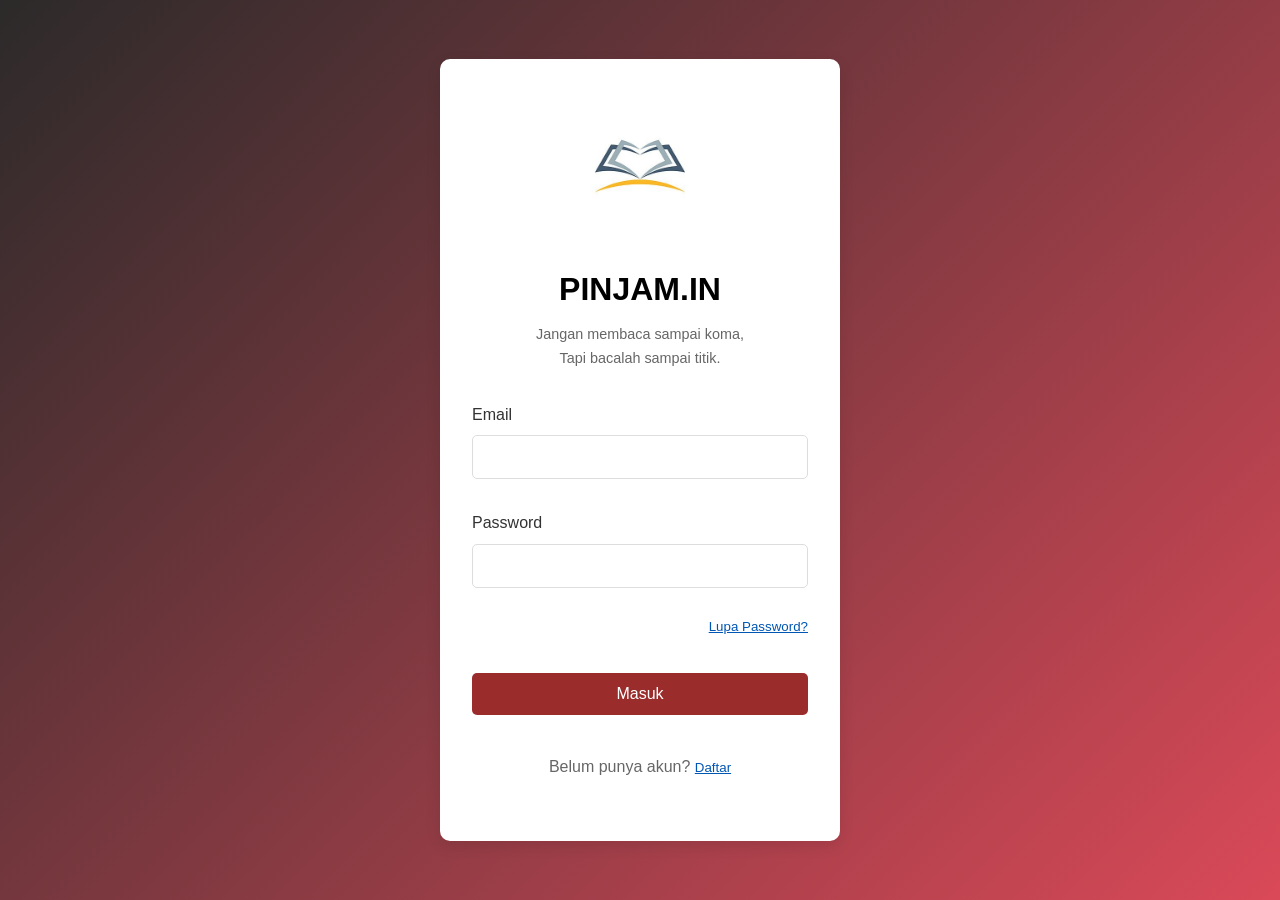
<file: tugaskelompok/index.html>
<!DOCTYPE html>
<html lang="id">
<head>
    <meta charset="UTF-8">
    <meta name="viewport" content="width=device-width, initial-scale=1.0">
    <title>Login - PINJAM.IN</title>
    <link rel="stylesheet" href="css/style.css">
</head>
<body>
    <div class="login-container">
        <div class="login-form">
            <div class="logo-section">
                <img src="assets/d50a5fbb0302caf4c2e7ba1ae3d7b993.jpg" alt="Logo UT" class="logo">
                <h1>PINJAM.IN</h1>
                <p>Jangan membaca sampai koma,</p> 
                <p>   Tapi bacalah sampai titik.</p>
            </div>
            
            <form id="loginForm">
                <div class="form-group">
                    <label for="email">Email</label>
                    <input type="email" id="email" name="email" required>
                </div>
                
                <div class="form-group">
                    <label for="password">Password</label>
                    <input type="password" id="password" name="password" required>
                </div>
                
                <div class="form-options">
                    <button type="button" id="forgotPasswordBtn" class="link-btn">Lupa Password?</button>
                </div>
                
                <button type="submit" class="btn-primary">Masuk</button>
                
                <div class="register-section">
                    <p>Belum punya akun? <button type="button" id="registerBtn" class="link-btn">Daftar</button></p>
                </div>
            </form>
        </div>
    </div>

    <!-- Modal Lupa Password -->
    <div id="forgotPasswordModal" class="modal">
        <div class="modal-content">
            <span class="close">&times;</span>
            <h2>Lupa Password</h2>
            <form id="forgotPasswordForm">
                <div class="form-group">
                    <label for="resetEmail">Email</label>
                    <input type="email" id="resetEmail" name="resetEmail" required>
                </div>
                <button type="submit" class="btn-primary">Kirim Link Reset</button>
            </form>
        </div>
    </div>

    <!-- Modal Daftar -->
    <div id="registerModal" class="modal">
        <div class="modal-content">
            <span class="close">&times;</span>
            <h2>Daftar Akun Baru</h2>
            <form id="registerForm">
                <div class="form-group">
                    <label for="regName">Nama Lengkap</label>
                    <input type="text" id="regName" name="regName" required>
                </div>
                <div class="form-group">
                    <label for="regEmail">Email</label>
                    <input type="email" id="regEmail" name="regEmail" required>
                </div>
                <div class="form-group">
                    <label for="regPassword">Password</label>
                    <input type="password" id="regPassword" name="regPassword" required>
                </div>
                <div class="form-group">
                    <label for="regConfirmPassword">Konfirmasi Password</label>
                    <input type="password" id="regConfirmPassword" name="regConfirmPassword" required>
                </div>
                <button type="submit" class="btn-primary">Daftar</button>
            </form>
        </div>
    </div>

    <script src="js/script.js"></script>
</body>
</html>
</file>
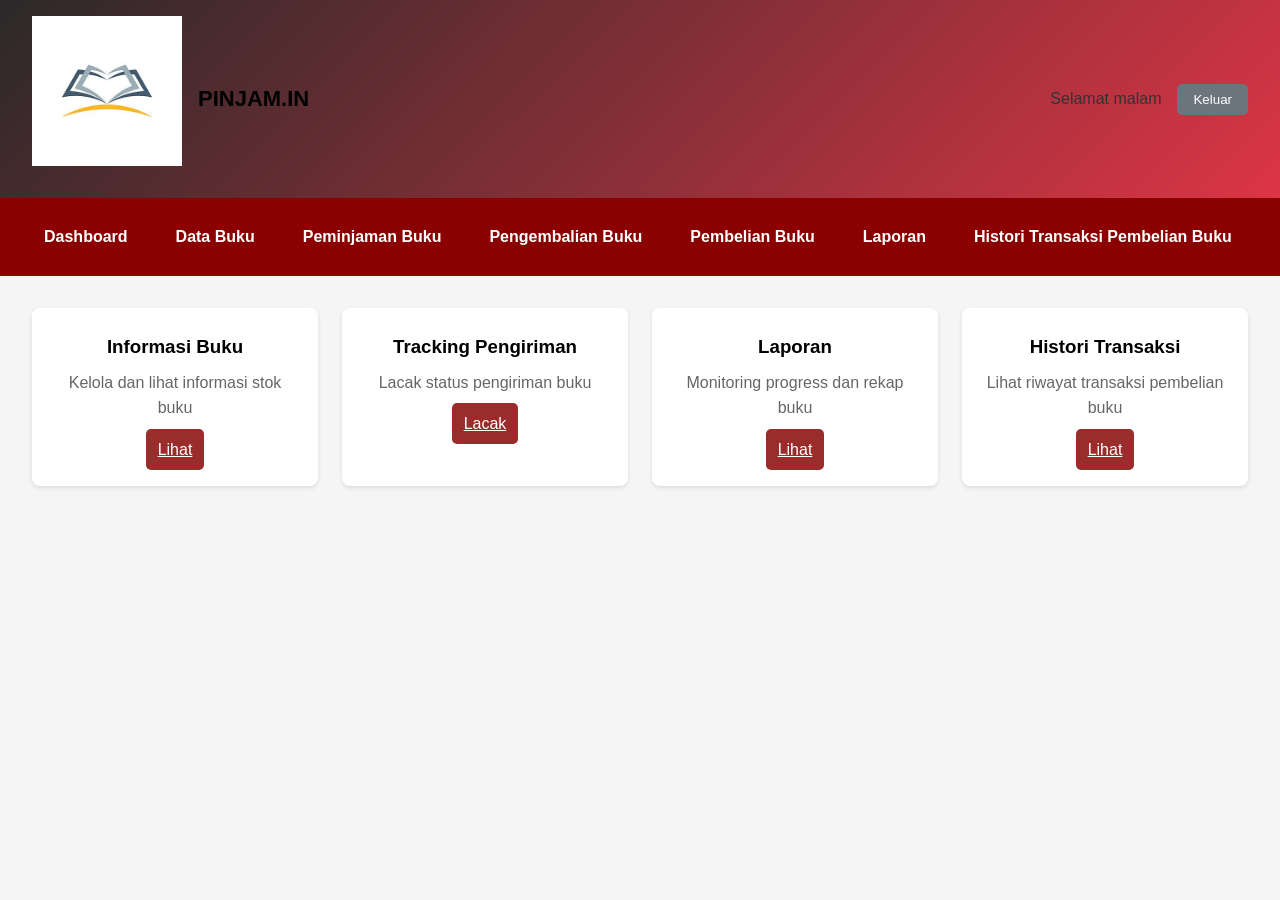
<file: tugaskelompok/dashboard.html>
<!DOCTYPE html>
<html lang="id">
<head>
    <meta charset="UTF-8">
    <meta name="viewport" content="width=device-width, initial-scale=1.0">
    <title>Dashboard - PINJAM.IN</title>
    <link rel="stylesheet" href="css/style.css">
</head>
<body>
    <div class="dashboard-container">
        <header class="dashboard-header">
            <div class="header-left">
                <img src="assets/d50a5fbb0302caf4c2e7ba1ae3d7b993.jpg" alt="Logo UT" class="logo">
                <h1>PINJAM.IN</h1>
            </div>
            <div class="header-right">
                <span id="greeting" class="greeting"></span>
                <button id="logoutBtn" class="btn-secondary">Keluar</button>
            </div>
        </header>

        <nav class="dashboard-nav">
            <ul>
                <li><a href="dashboard.html" class="nav-link">Dashboard</a></li>
                <li><a href="stok.html" class="nav-link">Data Buku</a></li>
                <li><a href="peminjaman.html" class="nav-link">Peminjaman Buku</a></li>
                <li><a href="pengembalian.html " class="nav-link">Pengembalian Buku</a></li>
                <li><a href="tracking.html" class="nav-link">Pembelian Buku</a></li>
                <li class="dropdown">
                    <a href="#" class="nav-link">Laporan</a>
                    <div class="dropdown-content">
                        <a href="lap_peminjaman.html">Lap.Peminjaman</a>
                        <a href="lap_pembelian.html">Lap.Pembelian</a>
                    </div>
                </li>
                <li><a href="#" class="nav-link">Histori Transaksi Pembelian Buku</a></li>
            </ul>
        </nav>

        <main class="dashboard-main">
            <div class="dashboard-cards">
                <div class="card">
                    <h3>Informasi Buku</h3>
                    <p>Kelola dan lihat informasi stok buku</p>
                    <a href="stok.html" class="btn-primary">Lihat</a>
                </div>
                
                <div class="card">
                    <h3>Tracking Pengiriman</h3>
                    <p>Lacak status pengiriman buku</p>
                    <a href="tracking.html" class="btn-primary">Lacak</a>
                </div>
                
                <div class="card">
                    <h3>Laporan</h3>
                    <p>Monitoring progress dan rekap buku</p>
                    <a href="lap_peminjaman.html" class="btn-primary">Lihat</a>
                </div>
                
                <div class="card">
                    <h3>Histori Transaksi</h3>
                    <p>Lihat riwayat transaksi pembelian buku</p>
                    <a href="history.html" class="btn-primary">Lihat</a>
                </div>
            </div>
        </main>
    </div>

    <script src="js/script.js"></script>
</body>
</html>
</file>
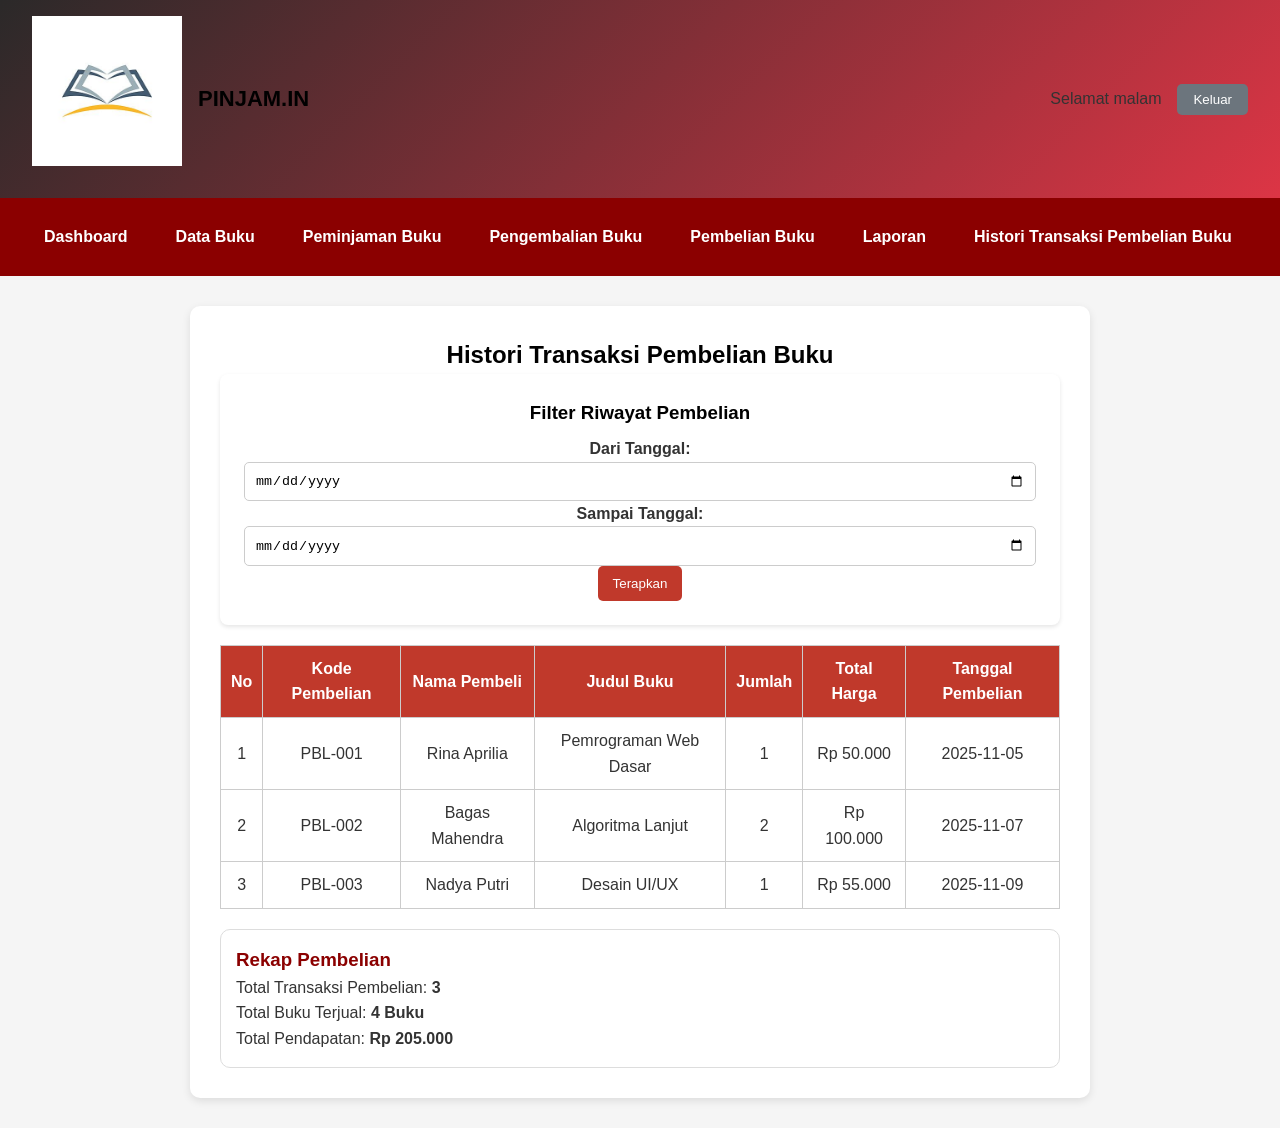
<file: tugaskelompok/history.html>
<!DOCTYPE html>
<html lang="id">
<head>
    <meta charset="UTF-8">
    <meta name="viewport" content="width=device-width, initial-scale=1.0">
    <title>Histori -- PINJAM.IN</title>
    <link rel="stylesheet" href="css/style.css">
</head>
<body>
    <div class="dashboard-container">
        <header class="dashboard-header">
            <div class="header-left">
                <img src="assets/d50a5fbb0302caf4c2e7ba1ae3d7b993.jpg" alt="Logo UT" class="logo">
                <h1>PINJAM.IN</h1>
            </div>
            <div class="header-right">
                <span id="greeting" class="greeting"></span>
                <button id="logoutBtn" class="btn-secondary">Keluar</button>
            </div>
        </header>

        <nav class="dashboard-nav">
            <ul>
                <li><a href="dashboard.html" class="nav-link">Dashboard</a></li>
                <li><a href="stok.html" class="nav-link">Data Buku</a></li>
                <li><a href="peminjaman.html" class="nav-link">Peminjaman Buku</a></li>
                <li><a href="pengembalian.html" class="nav-link">Pengembalian Buku</a></li>
                <li><a href="tracking.html" class="nav-link">Pembelian Buku</a></li>
                <li class="dropdown">
                    <a href="#" class="nav-link">Laporan</a>
                    <div class="dropdown-content">
                        <a href="lap_peminjaman.html">Lap.Peminjama</a>
                        <a href="lap_pembelian.html">Lap.Pembelian</a>
                    </div>
                </li>
                <li><a href="history.html" class="nav-link">Histori Transaksi Pembelian Buku</a></li>
            </ul>
        </nav>

 <div class="container">

  <h2>Histori Transaksi Pembelian Buku</h2>

  <!-- FILTER -->
  <div class="card">
    <h3>Filter Riwayat Pembelian</h3>

    <label>Dari Tanggal:</label>
    <input type="date" id="startDate">

    <label>Sampai Tanggal:</label>
    <input type="date" id="endDate">

    <button class="btn">Terapkan</button>
  </div>

  <!-- TABEL PEMBELIAN -->
  <table>
    <thead>
      <tr>
        <th>No</th>
        <th>Kode Pembelian</th>
        <th>Nama Pembeli</th>
        <th>Judul Buku</th>
        <th>Jumlah</th>
        <th>Total Harga</th>
        <th>Tanggal Pembelian</th>
      </tr>
    </thead>
    <tbody>
      <tr>
        <td>1</td>
        <td>PBL-001</td>
        <td>Rina Aprilia</td>
        <td>Pemrograman Web Dasar</td>
        <td>1</td>
        <td>Rp 50.000</td>
        <td>2025-11-05</td>
      </tr>
      <tr>
        <td>2</td>
        <td>PBL-002</td>
        <td>Bagas Mahendra</td>
        <td>Algoritma Lanjut</td>
        <td>2</td>
        <td>Rp 100.000</td>
        <td>2025-11-07</td>
      </tr>
      <tr>
        <td>3</td>
        <td>PBL-003</td>
        <td>Nadya Putri</td>
        <td>Desain UI/UX</td>
        <td>1</td>
        <td>Rp 55.000</td>
        <td>2025-11-09</td>
      </tr>
    </tbody>
  </table>

  <!-- REKAP PEMBELIAN -->
  <div class="rekap">
    <h3>Rekap Pembelian</h3>
    <p>Total Transaksi Pembelian: <strong>3</strong></p>
    <p>Total Buku Terjual: <strong>4 Buku</strong></p>
    <p>Total Pendapatan: <strong>Rp 205.000</strong></p>
  </div>

</div>


    <script src="js/data.js"></script>
    <script src="js/script.js"></script>
</body>
</html>
</file>
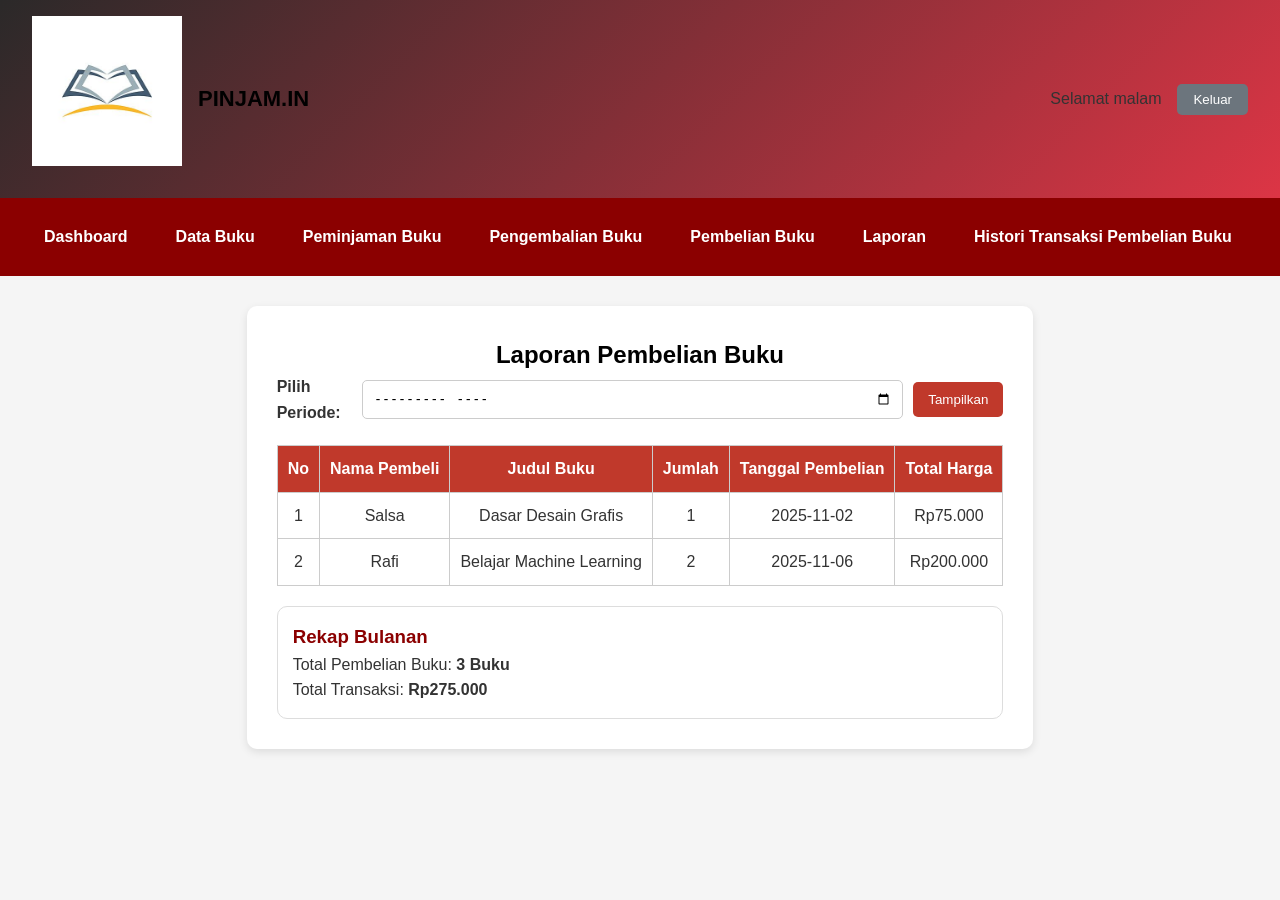
<file: tugaskelompok/lap_pembelian.html>
<!DOCTYPE html>
<html lang="id">
<head>
    <meta charset="UTF-8">
    <meta name="viewport" content="width=device-width, initial-scale=1.0">
    <title>Lap.Pembelian - PINJAM.IN</title>
    <link rel="stylesheet" href="css/style.css">
</head>
<body>
    <div class="dashboard-container">
        <header class="dashboard-header">
            <div class="header-left">
                <img src="assets/d50a5fbb0302caf4c2e7ba1ae3d7b993.jpg" alt="Logo UT" class="logo">
                <h1>PINJAM.IN</h1>
            </div>
            <div class="header-right">
                <span id="greeting" class="greeting"></span>
                <button id="logoutBtn" class="btn-secondary">Keluar</button>
            </div>
        </header>

        <nav class="dashboard-nav">
            <ul>
                <li><a href="dashboard.html" class="nav-link">Dashboard</a></li>
                <li><a href="stok.html" class="nav-link">Data Buku</a></li>
                <li><a href="peminjaman.html" class="nav-link">Peminjaman Buku</a></li>
                <li><a href="pengembalian.html" class="nav-link">Pengembalian Buku</a></li>
                <li><a href="tracking.html" class="nav-link">Pembelian Buku</a></li>
                <li class="dropdown">
                    <a href="#" class="nav-link">Laporan</a>
                    <div class="dropdown-content">
                        <a href="lap_peminjaman.html">Lap.Peminjaman</a>
                        <a href="lap_pembelian.html">Lap.Pembelian</a>
                    </div>
                </li>
                <li><a href="history.html" class="nav-link">Histori Transaksi Pembelian Buku</a></li>
            </ul>
        </nav>

  <div class="container">
    <h2>Laporan Pembelian Buku</h2>

    <div class="filter">
      <label>Pilih Periode:</label>
      <input type="month" id="periode">
      <button class="btn" onclick="generateReport()">Tampilkan</button>
    </div>

    <table id="laporanPembelian">
      <thead>
        <tr>
          <th>No</th>
          <th>Nama Pembeli</th>
          <th>Judul Buku</th>
          <th>Jumlah</th>
          <th>Tanggal Pembelian</th>
          <th>Total Harga</th>
        </tr>
      </thead>
      <tbody>
        <tr>
          <td>1</td>
          <td>Salsa</td>
          <td>Dasar Desain Grafis</td>
          <td>1</td>
          <td>2025-11-02</td>
          <td>Rp75.000</td>
        </tr>
        <tr>
          <td>2</td>
          <td>Rafi</td>
          <td>Belajar Machine Learning</td>
          <td>2</td>
          <td>2025-11-06</td>
          <td>Rp200.000</td>
        </tr>
      </tbody>
    </table>

    <div class="rekap">
      <h3>Rekap Bulanan</h3>
      <p>Total Pembelian Buku: <strong>3 Buku</strong></p>
      <p>Total Transaksi: <strong>Rp275.000</strong></p>
    </div>
  </div>

  <script>
    function generateReport() {
      const periode = document.getElementById("periode").value;
      if (periode === "") {
        alert("Silakan pilih periode terlebih dahulu!");
      } else {
        alert("Menampilkan laporan pembelian untuk periode: " + periode);
      }
    }
  </script>

    <script src="js/script.js"></script>
</body>
</html>
</file>
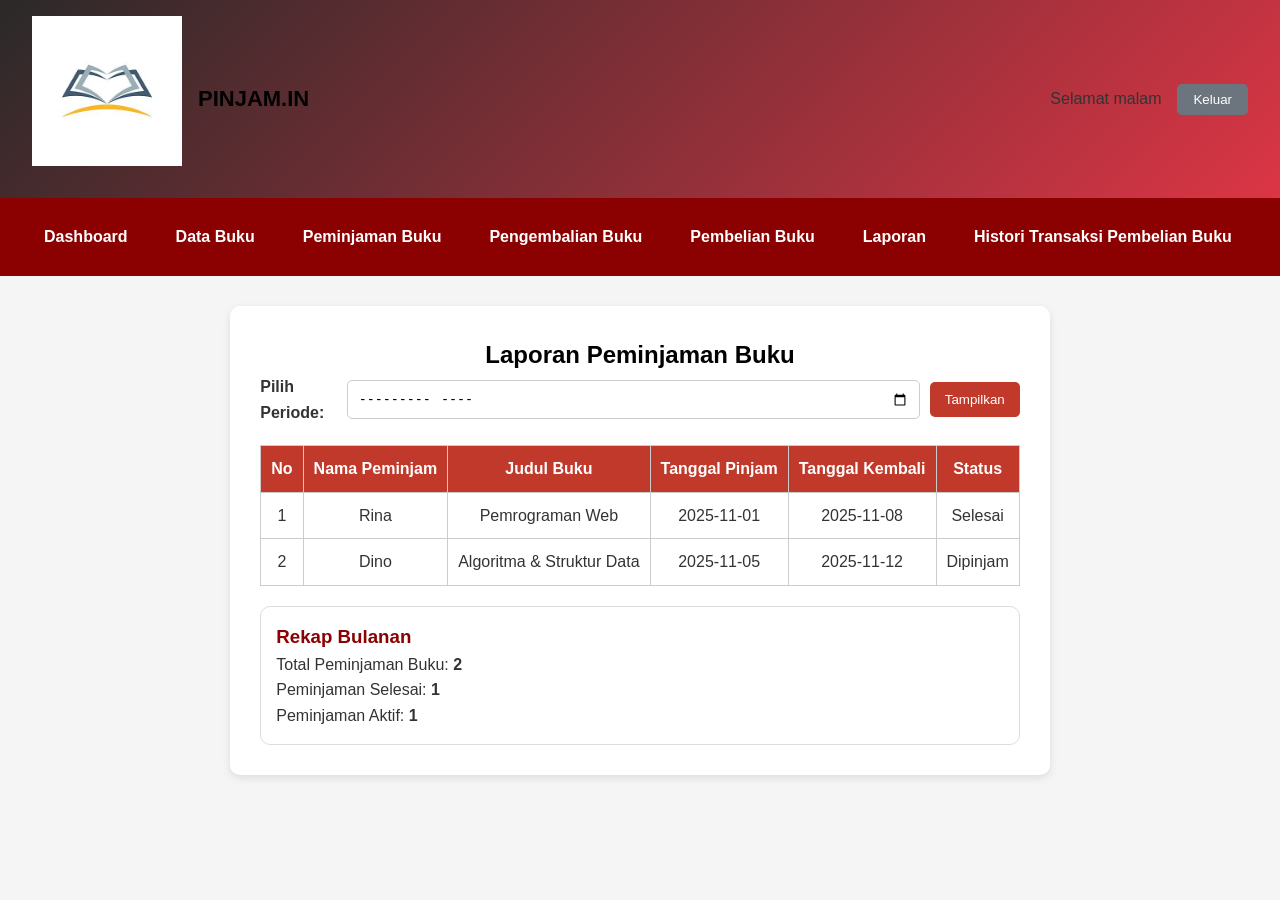
<file: tugaskelompok/lap_peminjaman.html>
<!DOCTYPE html>
<html lang="id">
<head>
    <meta charset="UTF-8">
    <meta name="viewport" content="width=device-width, initial-scale=1.0">
    <title>Lap.Peminjaman - PINJAM.IN</title>
    <link rel="stylesheet" href="css/style.css">
</head>
<body>
    <div class="dashboard-container">
        <header class="dashboard-header">
            <div class="header-left">
                <img src="assets/d50a5fbb0302caf4c2e7ba1ae3d7b993.jpg" alt="Logo UT" class="logo">
                <h1>PINJAM.IN</h1>
            </div>
            <div class="header-right">
                <span id="greeting" class="greeting"></span>
                <button id="logoutBtn" class="btn-secondary">Keluar</button>
            </div>
        </header>

        <nav class="dashboard-nav">
            <ul>
                <li><a href="dashboard.html" class="nav-link">Dashboard</a></li>
                <li><a href="stok.html" class="nav-link">Data Buku</a></li>
                <li><a href="peminjaman.html" class="nav-link">Peminjaman Buku</a></li>
                <li><a href="pengembalian.html" class="nav-link">Pengembalian Buku</a></li>
                <li><a href="tracking.html" class="nav-link">Pembelian Buku</a></li>
                <li class="dropdown">
                    <a href="history.html" class="nav-link">Laporan</a>
                    <div class="dropdown-content">
                        <a href="lap_peminjaman.html">Lap.Peminjaman</a>
                        <a href="lap_pembelian.html">Lap.Pembelian</a>
                    </div>
                </li>
                <li><a href="history.html" class="nav-link">Histori Transaksi Pembelian Buku</a></li>
            </ul>
        </nav>

  <div class="container">
    <h2>Laporan Peminjaman Buku</h2>

    <div class="filter">
      <label>Pilih Periode:</label>
      <input type="month" id="periode">
      <button class="btn" onclick="generateReport()">Tampilkan</button>
    </div>

    <table id="laporanPeminjaman">
      <thead>
        <tr>
          <th>No</th>
          <th>Nama Peminjam</th>
          <th>Judul Buku</th>
          <th>Tanggal Pinjam</th>
          <th>Tanggal Kembali</th>
          <th>Status</th>
        </tr>
      </thead>
      <tbody>
        <tr>
          <td>1</td>
          <td>Rina</td>
          <td>Pemrograman Web</td>
          <td>2025-11-01</td>
          <td>2025-11-08</td>
          <td>Selesai</td>
        </tr>
        <tr>
          <td>2</td>
          <td>Dino</td>
          <td>Algoritma & Struktur Data</td>
          <td>2025-11-05</td>
          <td>2025-11-12</td>
          <td>Dipinjam</td>
        </tr>
      </tbody>
    </table>

    <div class="rekap">
      <h3>Rekap Bulanan</h3>
      <p>Total Peminjaman Buku: <strong>2</strong></p>
      <p>Peminjaman Selesai: <strong>1</strong></p>
      <p>Peminjaman Aktif: <strong>1</strong></p>
    </div>
  </div>

  <script>
    function generateReport() {
      const periode = document.getElementById("periode").value;
      if (periode === "") {
        alert("Silakan pilih periode terlebih dahulu!");
      } else {
        alert("Menampilkan laporan peminjaman untuk periode: " + periode);
      }
    }
  </script>

    <script src="js/script.js"></script>
</body>
</html>
</file>
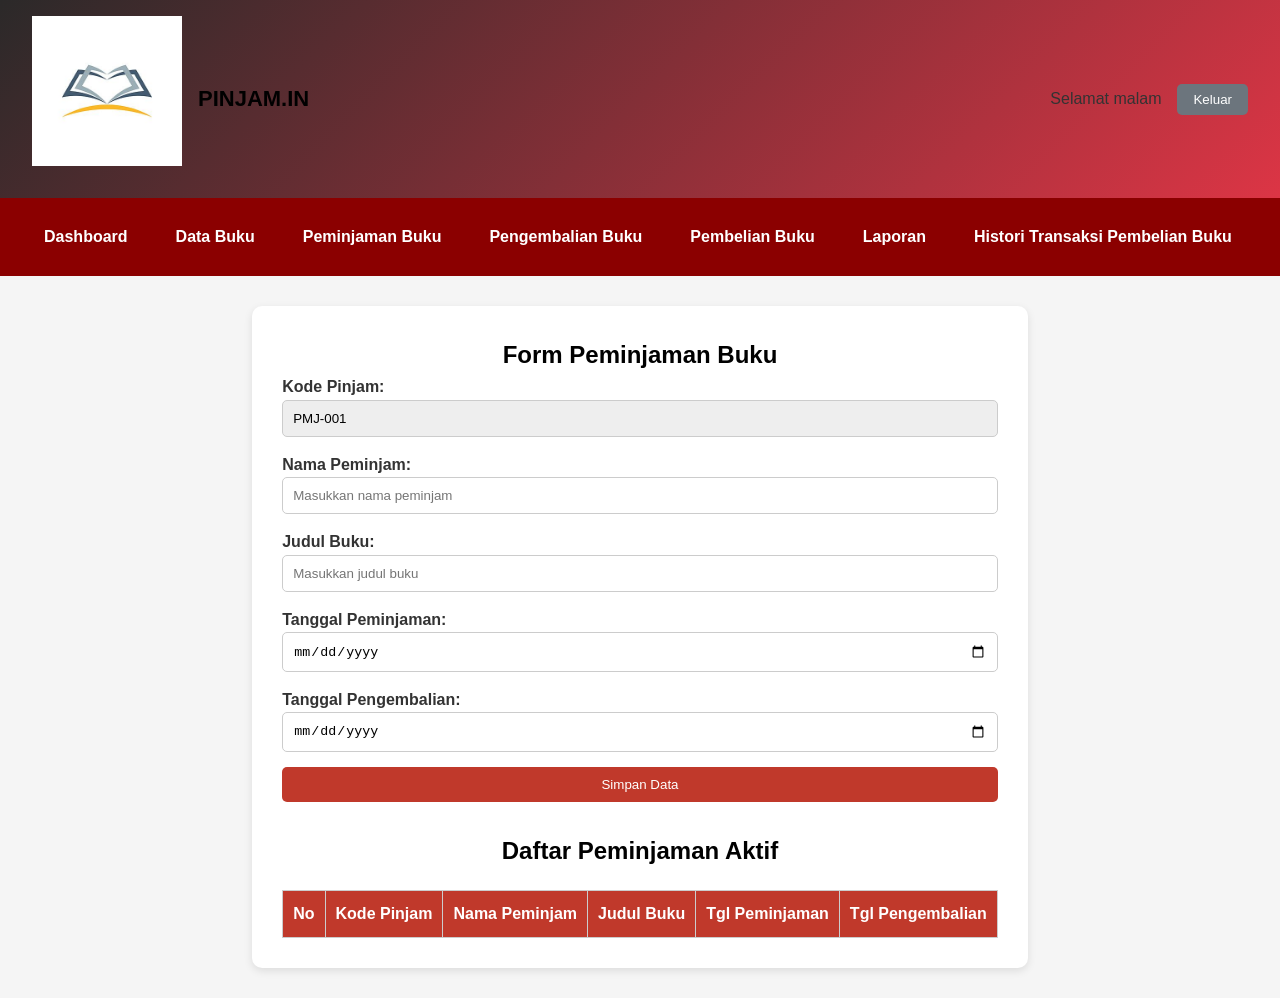
<file: tugaskelompok/peminjaman.html>
<!DOCTYPE html>
<html lang="id">
<head>
    <meta charset="UTF-8">
    <meta name="viewport" content="width=device-width, initial-scale=1.0">
    <title>Peminjaman -- PINJAM.IN</title>
    <link rel="stylesheet" href="css/style.css">
</head>
<body>
    <div class="dashboard-container">
        <header class="dashboard-header">
            <div class="header-left">
                <img src="assets/d50a5fbb0302caf4c2e7ba1ae3d7b993.jpg" alt="Logo UT" class="logo">
                <h1>PINJAM.IN</h1>
            </div>
            <div class="header-right">
                <span id="greeting" class="greeting"></span>
                <button id="logoutBtn" class="btn-secondary">Keluar</button>
            </div>
        </header>

        <nav class="dashboard-nav">
            <ul>
                <li><a href="dashboard.html" class="nav-link">Dashboard</a></li>
                <li><a href="stok.html" class="nav-link">Data Buku</a></li>
                <li><a href="peminjaman.html" class="nav-link">Peminjaman Buku</a></li>
                <li><a href="pengembalian.html" class="nav-link">Pengembalian Buku</a></li>
                <li><a href="tracking.html" class="nav-link">Pembelian Buku</a></li>
                <li class="dropdown">
                    <a href="history.html" class="nav-link">Laporan</a>
                    <div class="dropdown-content">
                        <a href="lap_peminjaman.html">Lap.Peminjaman</a>
                        <a href="lap_pembelian.html">Lap.Pembelian</a>
                    </div>
                </li>
                <li><a href="history.html" class="nav-link">Histori Transaksi Pembelian Buku</a></li>
            </ul>
        </nav>

 <div class="container">
    <h2>Form Peminjaman Buku</h2>

    <form id="formPeminjaman">

      <!-- ====================== KODE PINJAM OTOMATIS ======================== -->
      <div>
        <label>Kode Pinjam:</label>
        <input type="text" id="kodePinjam" readonly style="background:#eee;">
      </div>
      <!-- ==================================================================== -->

      <div>
        <label>Nama Peminjam:</label>
        <input type="text" id="nama" placeholder="Masukkan nama peminjam" required>
      </div>

      <div>
        <label>Judul Buku:</label>
        <input type="text" id="judul" placeholder="Masukkan judul buku" required>
      </div>

      <div>
        <label>Tanggal Peminjaman:</label>
        <input type="date" id="tglPinjam" required>
      </div>

      <div>
        <label>Tanggal Pengembalian:</label>
        <input type="date" id="tglKembali" required>
      </div>

      <button type="submit" class="btn">Simpan Data</button>
    </form>

    <h2>Daftar Peminjaman Aktif</h2>
    <table>
      <thead>
        <tr>
          <th>No</th>
          <th>Kode Pinjam</th>
          <th>Nama Peminjam</th>
          <th>Judul Buku</th>
          <th>Tgl Peminjaman</th>
          <th>Tgl Pengembalian</th>
        </tr>
      </thead>
      <tbody id="dataPeminjaman">
      </tbody>
    </table>
  </div>

  <script>
    /* ================= GENERATE KODE PINJAM ===================== */
    function generateKodePinjam() {
        let last = localStorage.getItem("lastKodePinjam");

        if (!last) {
            last = 1;
        } else {
            last = parseInt(last) + 1;
        }

        const kode = "PMJ-" + String(last).padStart(3, "0");
        localStorage.setItem("lastKodePinjam", last);

        document.getElementById("kodePinjam").value = kode;
    }

    window.onload = generateKodePinjam;
    /* ============================================================ */


    /* ================= TAMBAH DATA KE TABEL ===================== */
    const form = document.getElementById("formPeminjaman");
    const tbody = document.getElementById("dataPeminjaman");

    form.addEventListener("submit", function(e) {
      e.preventDefault();

      const kode = document.getElementById("kodePinjam").value;
      const nama = document.getElementById("nama").value;
      const judul = document.getElementById("judul").value;
      const tglPinjam = document.getElementById("tglPinjam").value;
      const tglKembali = document.getElementById("tglKembali").value;

      const rowCount = tbody.rows.length + 1;

      const row = `
        <tr>
          <td>${rowCount}</td>
          <td>${kode}</td>
          <td>${nama}</td>
          <td>${judul}</td>
          <td>${tglPinjam}</td>
          <td>${tglKembali}</td>
        </tr>`;

      tbody.insertAdjacentHTML("beforeend", row);

      alert("Data peminjaman berhasil ditambahkan!");

      form.reset();
      generateKodePinjam();
    });
    /* ============================================================ */
  </script>

  <script src="js/data.js"></script>
  <script src="js/script.js"></script>

</body>
</html>
</file>
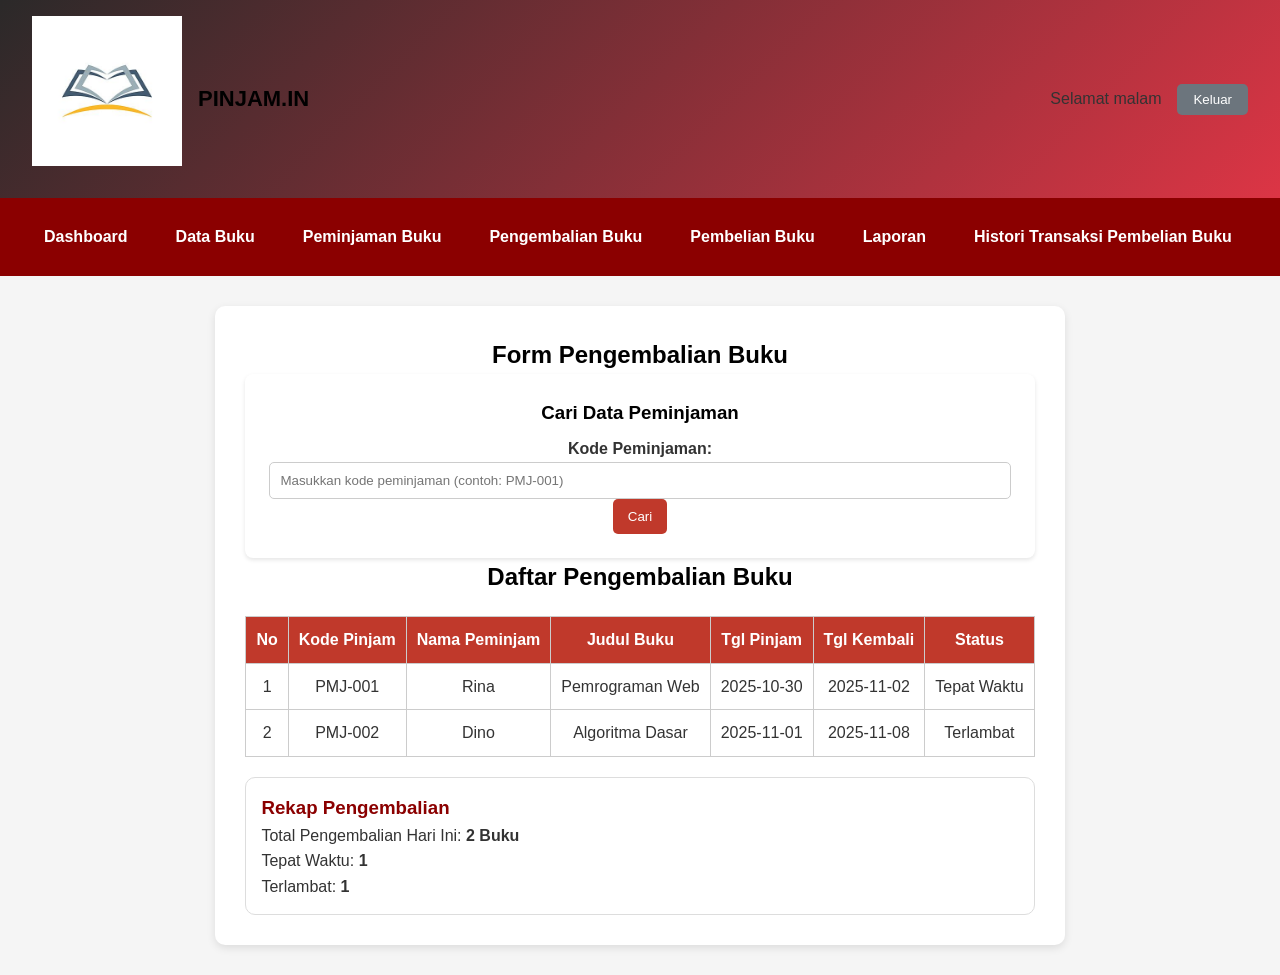
<file: tugaskelompok/pengembalian.html>
<!DOCTYPE html>
<html lang="id">
<head>
    <meta charset="UTF-8">
    <meta name="viewport" content="width=device-width, initial-scale=1.0">
    <title>Pengembalian -- PINJAM.IN</title>
    <link rel="stylesheet" href="css/style.css">
</head>
<body>
    <div class="dashboard-container">
        <header class="dashboard-header">
            <div class="header-left">
                <img src="assets/d50a5fbb0302caf4c2e7ba1ae3d7b993.jpg" alt="Logo UT" class="logo">
                <h1>PINJAM.IN</h1>
            </div>
            <div class="header-right">
                <span id="greeting" class="greeting"></span>
                <button id="logoutBtn" class="btn-secondary">Keluar</button>
            </div>
        </header>

        <nav class="dashboard-nav">
            <ul>
                <li><a href="dashboard.html" class="nav-link">Dashboard</a></li>
                <li><a href="stok.html" class="nav-link">Data Buku</a></li>
                <li><a href="peminjaman.html" class="nav-link">Peminjaman Buku</a></li>
                <li><a href="pengembalian.html" class="nav-link">Pengembalian Buku</a></li>
                <li><a href="tracking.html" class="nav-link">Pembelian Buku</a></li>
                <li class="dropdown">
                    <a href="history.html" class="nav-link">Laporan</a>
                    <div class="dropdown-content">
                        <a href="lap_peminjaman.html">Lap.Peminjaman </a>
                        <a href="lap_pembelian.html">Lap.Pembelian</a>
                    </div>
                </li>
                <li><a href="history.html" class="nav-link">Histori Transaksi Pembelian Buku</a></li>
            </ul>
        </nav>
<div class="container">
  <h2>Form Pengembalian Buku</h2>

  <!-- Form Cari -->
  <div class="card">
    <h3>Cari Data Peminjaman</h3>
    <label for="kodePinjam">Kode Peminjaman:</label>
    <input type="text" id="kodePinjam" placeholder="Masukkan kode peminjaman (contoh: PMJ-001)">
    <button class="btn" onclick="cariData()">Cari</button>
  </div>

  <!-- Form Hasil (contoh muncul setelah pencarian) -->
  <div class="card" id="hasilPeminjaman" style="display:none;">
    <h3>Data Peminjaman Ditemukan</h3>

    <p><strong>Nama Peminjam:</strong> <span id="namaPeminjam">-</span></p>
    <p><strong>Judul Buku:</strong> <span id="judulBuku">-</span></p>
    <p><strong>Tanggal Pinjam:</strong> <span id="tglPinjam">-</span></p>
    <p><strong>Batas Pengembalian:</strong> <span id="tglBatas">-</span></p>

    <label>Status Pengembalian:</label>
    <select id="statusKembali">
      <option value="Tepat Waktu">Tepat Waktu</option>
      <option value="Terlambat">Terlambat</option>
      <option value="Rusak">Rusak</option>
      <option value="Hilang">Hilang</option>
    </select>

    <button class="btn" onclick="prosesKembali()">Proses Pengembalian</button>
  </div>

  <!-- Tabel Riwayat Pengembalian -->
  <h2>Daftar Pengembalian Buku</h2>

  <table>
    <thead>
      <tr>
        <th>No</th>
        <th>Kode Pinjam</th>
        <th>Nama Peminjam</th>
        <th>Judul Buku</th>
        <th>Tgl Pinjam</th>
        <th>Tgl Kembali</th>
        <th>Status</th>
      </tr>
    </thead>
    <tbody id="tabelPengembalian">
      <tr>
        <td>1</td>
        <td>PMJ-001</td>
        <td>Rina</td>
        <td>Pemrograman Web</td>
        <td>2025-10-30</td>
        <td>2025-11-02</td>
        <td>Tepat Waktu</td>
      </tr>
      <tr>
        <td>2</td>
        <td>PMJ-002</td>
        <td>Dino</td>
        <td>Algoritma Dasar</td>
        <td>2025-11-01</td>
        <td>2025-11-08</td>
        <td>Terlambat</td>
      </tr>
    </tbody>
  </table>

  <div class="rekap">
    <h3>Rekap Pengembalian</h3>
    <p>Total Pengembalian Hari Ini: <strong>2 Buku</strong></p>
    <p>Tepat Waktu: <strong>1</strong></p>
    <p>Terlambat: <strong>1</strong></p>
  </div>

</div>

<script>
function cariData() {
  let kode = document.getElementById("kodePinjam").value;

  if (kode === "") {
    alert("Masukkan kode peminjaman terlebih dahulu!");
    return;
  }

  // Contoh data dummy
  document.getElementById("namaPeminjam").innerText = "Contoh Nama";
  document.getElementById("judulBuku").innerText = "Judul Buku Contoh";
  document.getElementById("tglPinjam").innerText = "2025-11-01";
  document.getElementById("tglBatas").innerText = "2025-11-08";

  document.getElementById("hasilPeminjaman").style.display = "block";
}

function prosesKembali() {
  alert("Pengembalian berhasil diproses!");
}
</script>



    <script src="js/data.js"></script>
    <script src="js/script.js"></script>
</body>
</html>
</file>
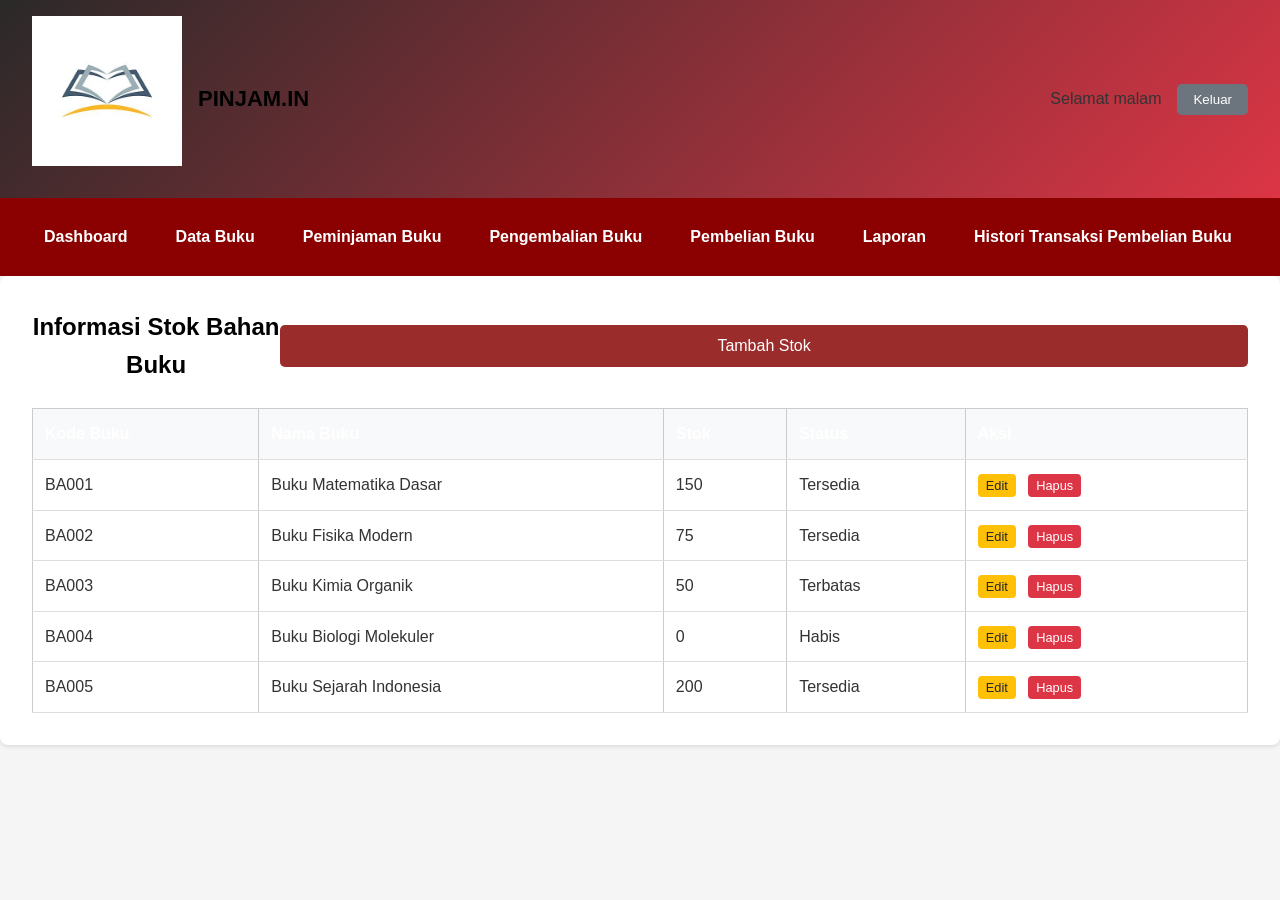
<file: tugaskelompok/stok.html>
<!DOCTYPE html>
<html lang="id">
<head>
    <meta charset="UTF-8">
    <meta name="viewport" content="width=device-width, initial-scale=1.0">
    <title>Stok Buku -- PINJAM.IN</title>
    <link rel="stylesheet" href="css/style.css">
</head>
<body>
    <div class="dashboard-container">
        <header class="dashboard-header">
            <div class="header-left">
                <img src="assets/d50a5fbb0302caf4c2e7ba1ae3d7b993.jpg" alt="Logo UT" class="logo">
                <h1>PINJAM.IN</h1>
            </div>
            <div class="header-right">
                <span id="greeting" class="greeting"></span>
                <button id="logoutBtn" class="btn-secondary">Keluar</button>
            </div>
        </header>

        <nav class="dashboard-nav">
            <ul>
                <li><a href="dashboard.html" class="nav-link">Dashboard</a></li>
                <li><a href="stok.html" class="nav-link">Data Buku</a></li>
                <li><a href="peminjaman.html" class="nav-link">Peminjaman Buku</a></li>
                <li><a href="pengembalian.html" class="nav-link">Pengembalian Buku</a></li>
                <li><a href="tracking.html" class="nav-link">Pembelian Buku</a></li>
                <li class="dropdown">
                    <a href="history.html" class="nav-link">Laporan</a>
                    <div class="dropdown-content">
                        <a href="lap_peminjaman.html">Lap.Peminjaman</a>
                        <a href="lap_pembelian.html">Lap.Pembelian</a>
                    </div>
                </li>
                <li><a href="history.html" class="nav-link">Histori Transaksi Pembelian Buku</a></li>
            </ul>
        </nav>

        <main class="stok-main">
            <div class="stok-header">
                <h2>Informasi Stok Bahan Buku</h2>
                <button id="addStockBtn" class="btn-primary">Tambah Stok</button>
            </div>
            
            <table id="stockTable" class="stock-table">
                <thead>
                    <tr>
                        <th>Kode Buku</th>
                        <th>Nama Buku</th>
                        <th>Stok</th>
                        <th>Status</th>
                        <th>Aksi</th>
                    </tr>
                </thead>
                <tbody id="stockTableBody">
                    <!-- Data akan diisi oleh JavaScript -->
                </tbody>
            </table>
        </main>
    </div>

    <!-- Modal Tambah Stok -->
    <div id="addStockModal" class="modal">
        <div class="modal-content">
            <span class="close">&times;</span>
            <h2>Tambah Stok Baru</h2>
            <form id="addStockForm">
                <div class="form-group">
                    <label for="kodeBahan">Kode Buku</label>
                    <input type="text" id="kodeBahan" name="kodeBahan" required>
                </div>
                <div class="form-group">
                    <label for="namaBahan">Nama Buku</label>
                    <input type="text" id="namaBahan" name="namaBahan" required>
                </div>
                <div class="form-group">
                    <label for="stok">Jumlah Stok</label>
                    <input type="number" id="stok" name="stok" required>
                </div>
                <div class="form-group">
                    <label for="status">Status</label>
                    <select id="status" name="status" required>
                        <option value="Tersedia">Tersedia</option>
                        <option value="Habis">Habis</option>
                        <option value="Terbatas">Terbatas</option>
                    </select>
                </div>
                <button type="submit" class="btn-primary">Simpan</button>
            </form>
        </div>
    </div>

    <script src="js/data.js"></script>
    <script src="js/script.js"></script>
</body>
</html>
</file>
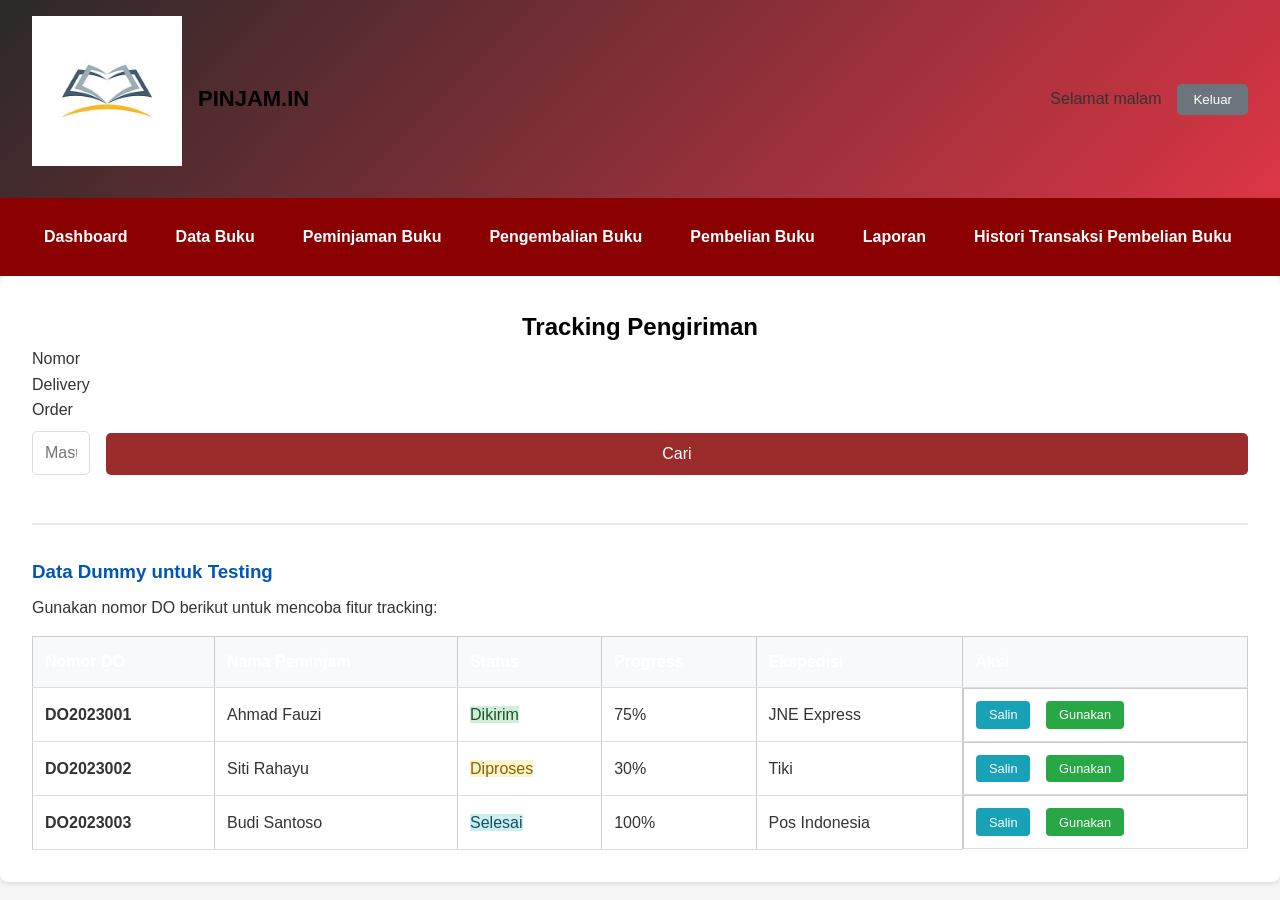
<file: tugaskelompok/tracking.html>
<!DOCTYPE html>
<html lang="id">
<head>
    <meta charset="UTF-8">
    <meta name="viewport" content="width=device-width, initial-scale=1.0">
    <title>Tracking Pengiriman - PINJAM.IN</title>
    <link rel="stylesheet" href="css/style.css">
</head>
<body>
    <div class="dashboard-container">
        <header class="dashboard-header">
            <div class="header-left">
                <img src="assets/d50a5fbb0302caf4c2e7ba1ae3d7b993.jpg" alt="Logo UT" class="logo">
                <h1>PINJAM.IN</h1>
            </div>
            <div class="header-right">
                <span id="greeting" class="greeting"></span>
                <button id="logoutBtn" class="btn-secondary">Keluar</button>
            </div>
        </header>

        <nav class="dashboard-nav">
            <ul>
                <li><a href="dashboard.html" class="nav-link">Dashboard</a></li>
                <li><a href="stok.html" class="nav-link">Data Buku</a></li>
                <li><a href="peminjaman.html" class="nav-link">Peminjaman Buku</a></li>
                <li><a href="pengembalian.html" class="nav-link">Pengembalian Buku</a></li>
                <li><a href="tracking.html" class="nav-link">Pembelian Buku</a></li>
                <li class="dropdown"> 
                    <a href="history.html" class="nav-link">Laporan</a>
                    <div class="dropdown-content">
                        <a href="lap_peminjaman.html">Lap.Peminjaman</a>
                        <a href="lap_pembelian.html">Lap.Pembelian</a>
                    </div>
                </li>
                <li><a href="history.html" class="nav-link">Histori Transaksi Pembelian Buku</a></li>
            </ul>
        </nav>

        <main class="tracking-main">
            <h2>Tracking Pengiriman</h2>
            
            <div class="tracking-form">
                <div class="form-group">
                    <label for="doNumber">Nomor Delivery Order</label>
                    <input type="text" id="doNumber" name="doNumber" placeholder="Masukkan nomor DO">
                </div>
                <button id="searchBtn" class="btn-primary">Cari</button>
            </div>
            
            <div id="trackingResult" class="tracking-result">
                <!-- Hasil pencarian akan ditampilkan di sini -->
            </div>

            <!-- Tabel Data Dummy -->
            <div class="dummy-section">
                <h3>Data Dummy untuk Testing</h3>
                <p class="subtitle">Gunakan nomor DO berikut untuk mencoba fitur tracking:</p>
                
                <table class="stock-table dummy-table">
                    <thead>
                        <tr>
                            <th>Nomor DO</th>
                            <th>Nama Peminjam</th>
                            <th>Status</th>
                            <th>Progress</th>
                            <th>Ekspedisi</th>
                            <th>Aksi</th>
                        </tr>
                    </thead>
                    <tbody id="dummyTableBody">
                        <!-- Data akan diisi oleh JavaScript -->
                    </tbody>
                </table>
            </div>
        </main>
    </div>

    <script src="js/data.js"></script>
    <script src="js/script.js"></script>
</body>
</html>
</file>
<file: tugaskelompok/css/style.css>
/* Reset dan Base Styles */
* {
    margin: 0;
    padding: 0;
    box-sizing: border-box;
}

body {
    font-family: 'Segoe UI', Tahoma, Geneva, Verdana, sans-serif;
    line-height: 1.6;
    color: #333;
    background-color: #f5f5f5;
}

/* Login Styles */
.login-container {
    display: flex;
    justify-content: center;
    align-items: center;
    min-height: 100vh;
    background: linear-gradient(135deg, #2c2a2a,  #da4958);
}

.login-form {
    background: white;
    padding: 2rem;
    border-radius: 10px;
    box-shadow: 0 5px 15px rgba(0, 0, 0, 0.1);
    width: 100%;
    max-width: 400px;
}

.logo-section {
    text-align: center;
    margin-bottom: 2rem;
}

.logo {
    max-width: 150px;
    margin-bottom: 1rem;
}

.logo-section h1 {
    color: #000000;
    margin-bottom: 0.5rem;
}

.logo-section p {
    color: #666;
    font-size: 0.9rem;
}

.form-group {
    margin-bottom: 1rem;
}

.form-group label {
    display: block;
    margin-bottom: 0.5rem;
    font-weight: 500;
}

.form-group input {
    width: 100%;
    padding: 0.75rem;
    border: 1px solid #ddd;
    border-radius: 5px;
    font-size: 1rem;
}

.form-group input:focus {
    outline: none;
    border-color: #0056b3;
}

.form-options {
    display: flex;
    justify-content: flex-end;
    margin-bottom: 1.5rem;
}

.link-btn {
    background: none;
    border: none;
    color: #0056b3;
    cursor: pointer;
    text-decoration: underline;
}

.link-btn:hover {
    color: #003d82;
}

.btn-primary {
    width: 100%;
    padding: 0.75rem;
    background-color: #9b2c2c;
    color: white;
    border: none;
    border-radius: 5px;
    font-size: 1rem;
    cursor: pointer;
    transition: background-color 0.3s;
}

.btn-primary:hover {
    background-color: #673204;
}

.btn-secondary {
    padding: 0.5rem 1rem;
    background-color: #6c757d;
    color: white;
    border: none;
    border-radius: 5px;
    cursor: pointer;
    transition: background-color 0.3s;
}

.btn-secondary:hover {
    background-color: #545b62;
}

.register-section {
    text-align: center;
    margin-top: 1.5rem;
}

.register-section p {
    color: #666;
}

/* Dashboard Styles */
.dashboard-container {
    display: flex;
    flex-direction: column;
    min-height: 100vh;
}

.dashboard-header {
    display: flex;
    justify-content: space-between;
    align-items: center;
    padding: 1rem 2rem;
    background: linear-gradient(135deg, #2b2929,  #dc3545);
    box-shadow: 0 2px 4px rgba(0, 0, 0, 0.1);
}

.header-left {
    display: flex;
    align-items: center;
}

.header-left h1 {
    margin-left: 1rem;
    color: #000000;
}

.header-right {
    display: flex;
    align-items: center;
    gap: 1rem;
}

.greeting {
    font-weight: 500;
}

.dashboard-nav {
    background-color: #8B0000;
}
.dashboard-nav ul {
    display: flex;
    list-style: none;
    padding: 0;
    margin: 0;
}

.nav-link {
    display: block;
    padding: 1rem 1.5rem;
    color: white;
    text-decoration: none;
    transition: background-color 0.3s;
}

.nav-link:hover, .nav-link.active {
    background-color: #ad3434;
}

.dropdown {
    position: relative;
}

.dropdown-content {
    display: none;
    position: absolute;
    background-color: white;
    min-width: 200px;
    box-shadow: 0 8px 16px rgba(0, 0, 0, 0.1);
    z-index: 1;
}

.dropdown-content a {
    color: #333;
    padding: 0.75rem 1rem;
    text-decoration: none;
    display: block;
}

.dropdown-content a:hover {
    background-color: #f1f1f1;
}

.dropdown:hover .dropdown-content {
    display: block;
}

.dashboard-main {
    flex: 1;
    padding: 2rem;
}

.dashboard-cards {
    display: grid;
    grid-template-columns: repeat(auto-fit, minmax(250px, 1fr));
    gap: 1.5rem;
}

.card {
    background: white;
    padding: 1.5rem;
    border-radius: 8px;
    box-shadow: 0 2px 4px rgba(0, 0, 0, 0.1);
    text-align: center;
}

.card h3 {
    margin-bottom: 0.5rem;
    color: #000000;
}

.card p {
    margin-bottom: 1rem;
    color: #666;
}

/* Tracking Styles */
.tracking-main, .stok-main {
    background: white;
    padding: 2rem;
    border-radius: 8px;
    box-shadow: 0 2px 4px rgba(0, 0, 0, 0.1);
}

.tracking-form {
    display: flex;
    gap: 1rem;
    margin-bottom: 2rem;
    align-items: flex-end;
}

.tracking-form .form-group {
    flex: 1;
    margin-bottom: 0;
}

.tracking-result {
    margin-top: 2rem;
}

.tracking-details {
    background: #f8f9fa;
    padding: 1.5rem;
    border-radius: 8px;
    margin-bottom: 1.5rem;
}

.progress-bar {
    height: 10px;
    background-color: #e9ecef;
    border-radius: 5px;
    margin: 1rem 0;
    overflow: hidden;
}

.progress {
    height: 100%;
    background-color: #28a745;
    border-radius: 5px;
    transition: width 0.3s;
}

.status-badge {
    display: inline-block;
    padding: 0.25rem 0.5rem;
    border-radius: 4px;
    font-size: 0.8rem;
    font-weight: 500;
}

.status-dikirim {
    background-color: #d4edda;
    color: #155724;
}

.status-diproses {
    background-color: #fff3cd;
    color: #856404;
}

.status-selesai {
    background-color: #d1ecf1;
    color: #0c5460;
}

/* Stok Styles */
.stok-header {
    display: flex;
    justify-content: space-between;
    align-items: center;
    margin-bottom: 1.5rem;
}

.stock-table {
    width: 100%;
    border-collapse: collapse;
}

.stock-table th, .stock-table td {
    padding: 0.75rem;
    text-align: left;
    border-bottom: 1px solid #ddd;
}

.stock-table th {
    background-color: #f8f9fa;
    font-weight: 600;
}

.stock-table tr:hover {
    background-color: #f8f9fa;
}

.action-btn {
    padding: 0.25rem 0.5rem;
    margin-right: 0.5rem;
    border: none;
    border-radius: 4px;
    cursor: pointer;
    font-size: 0.8rem;
}

.edit-btn {
    background-color: #ffc107;
    color: #212529;
}

.delete-btn {
    background-color: #dc3545;
    color: white;
}

/* Modal Styles */
.modal {
    display: none;
    position: fixed;
    z-index: 1000;
    left: 0;
    top: 0;
    width: 100%;
    height: 100%;
    background-color: rgba(0, 0, 0, 0.5);
}

.modal-content {
    background-color: white;
    margin: 10% auto;
    padding: 2rem;
    border-radius: 8px;
    width: 90%;
    max-width: 500px;
    position: relative;
}

.close {
    position: absolute;
    top: 1rem;
    right: 1.5rem;
    font-size: 1.5rem;
    cursor: pointer;
}

/* Alert Styles */
.alert {
    padding: 1rem;
    margin-bottom: 1rem;
    border-radius: 5px;
}

.alert-error {
    background-color: #f8d7da;
    color: #721c24;
    border: 1px solid #f5c6cb;
}

.alert-success {
    background-color: #d4edda;
    color: #155724;
    border: 1px solid #c3e6cb;
}
/* Dummy Section Styles */
.dummy-section {
    margin-top: 3rem;
    padding-top: 2rem;
    border-top: 2px solid #e9ecef;
}

.dummy-section h3 {
    color: #0056b3;
    margin-bottom: 0.5rem;
}

.dummy-table {
    margin-top: 1rem;
}

.use-do-btn {
    padding: 0.4rem 0.8rem;
    background-color: #28a745;
    color: white;
    border: none;
    border-radius: 4px;
    cursor: pointer;
    font-size: 0.8rem;
    transition: background-color 0.3s;
}

.use-do-btn:hover {
    background-color: #218838;
}

.copy-do-btn {
    padding: 0.4rem 0.8rem;
    background-color: #17a2b8;
    color: white;
    border: none;
    border-radius: 4px;
    cursor: pointer;
    font-size: 0.8rem;
    margin-right: 0.5rem;
    transition: background-color 0.3s;
}

.copy-do-btn:hover {
    background-color: #138496;
}

.action-buttons {
    display: flex;
    gap: 0.5rem;

}
header h1 {
  font-size: 22px;
  margin: 0;
}

/* Container utama */
.container {
  padding: 30px;
  max-width: 900px;
  margin: 30px auto;
  background-color: white;
  border-radius: 10px;
  box-shadow: 0 3px 8px rgba(0,0,0,0.1);
}

h2 {
  color: black;
  text-align: center;
  margin-top: 0;
}

/* Form */
form {
  display: grid;
  gap: 15px;
  margin-bottom: 30px;
}
label {
  font-weight: bold;
}
input, select {
  padding: 10px;
  border-radius: 5px;
  border: 1px solid #ccc;
  width: 100%;
}

/* Tombol */
.btn {
  background-color: #c0392b;
  color: white;
  border: none;
  padding: 10px 15px;
  border-radius: 5px;
  cursor: pointer;
}
.btn:hover {
  background-color: #a83224;
}

/* Tabel */
table {
  width: 100%;
  border-collapse: collapse;
  margin-top: 20px;
}
th, td {
  border: 1px solid #ddd;
  padding: 10px;
  text-align: center;
}
th {
  background-color: #8B0000;
  color: white;
}
/* Navigasi */
nav {
  background-color: #c0392b;
  display: flex;
  gap: 20px;
  padding: 10px 20px;
}
nav a {
  color: white;
  text-decoration: none;
  font-weight: bold;
}
nav a:hover, nav a.active {
  text-decoration: underline;
}

/* Filter laporan */
.filter {
  display: flex;
  align-items: center;
  gap: 10px;
  margin-bottom: 20px;
}

/* Rekap laporan */
.rekap {
  background-color: #f5f5f5;
  padding: 15px;
  border-radius: 10px;
  margin-top: 20px;
  border: 1px solid #ddd;
}
.rekap h3 {
  margin-top: 0;
  color: #8B0000;
}
table {
  width: 100%;
  border-collapse: collapse;
  margin-top: 20px;
}

table th, table td {
  border: 1px solid #ccc;
  padding: 10px;
  text-align: center;
}

table th {
  background-color: #c0392b;
  color: white;
}

.rekap {
  background: #fff;
  margin-top: 20px;
  padding: 15px;
  border-radius: 10px;
  border: 1px solid #ddd;
}
/* ============================
   RESPONSIVE DESIGN
   ============================ */

/* Tablet dan layar sedang (max 992px) */
@media (max-width: 992px) {

    .dashboard-header {
        flex-direction: column;
        gap: 1rem;
        text-align: center;
    }

    .dashboard-nav ul {
        flex-wrap: wrap;
        justify-content: center;
    }

    .tracking-form {
        flex-direction: column;
        align-items: stretch;
    }

    .stok-header {
        flex-direction: column;
        gap: 1rem;
        text-align: center;
    }

    nav {
        flex-wrap: wrap;
        justify-content: center;
        text-align: center;
    }
}
/* HP besar / Tablet kecil (max 768px) */
@media (max-width: 768px) {

    .dashboard-cards {
        grid-template-columns: 1fr;
    }

    .card {
        padding: 1rem;
    }

    .login-form {
        padding: 1.5rem;
        max-width: 330px;
    }

    .dashboard-header {
        padding: 1rem;
    }

    .dashboard-main {
        padding: 1.2rem;
    }

    .container {
        padding: 20px;
        margin: 20px auto;
    }

    table th, table td {
        padding: 8px;
        font-size: 0.9rem;
    }
}

/* HP kecil (max 576px) */
@media (max-width: 576px) {

    .login-form {
        width: 90%;
        padding: 1rem;
    }

    .logo {
        max-width: 120px;
    }

    .nav-link {
        padding: 0.8rem 1rem;
        font-size: 0.9rem;
    }

    .dashboard-header h1 {
        font-size: 1.2rem;
    }

    .tracking-details {
        padding: 1rem;
    }

    .tracking-form {
        gap: 0.5rem;
    }

    .btn,
    .btn-primary {
        padding: 0.6rem;
        font-size: 0.9rem;
    }

    th, td {
        font-size: 0.8rem;
        padding: 6px;
    }
}

/* Layar sangat kecil (max 400px) */
@media (max-width: 400px) {

    .dashboard-nav ul {
        flex-direction: column;
    }

    nav {
        flex-direction: column;
        gap: 10px;
    }

    .stock-table {
        font-size: 0.75rem;
    }

    .action-btn {
        padding: 0.2rem 0.4rem;
        font-size: 0.7rem;
    }

    .container {
        padding: 15px;
    }
}
</file>
